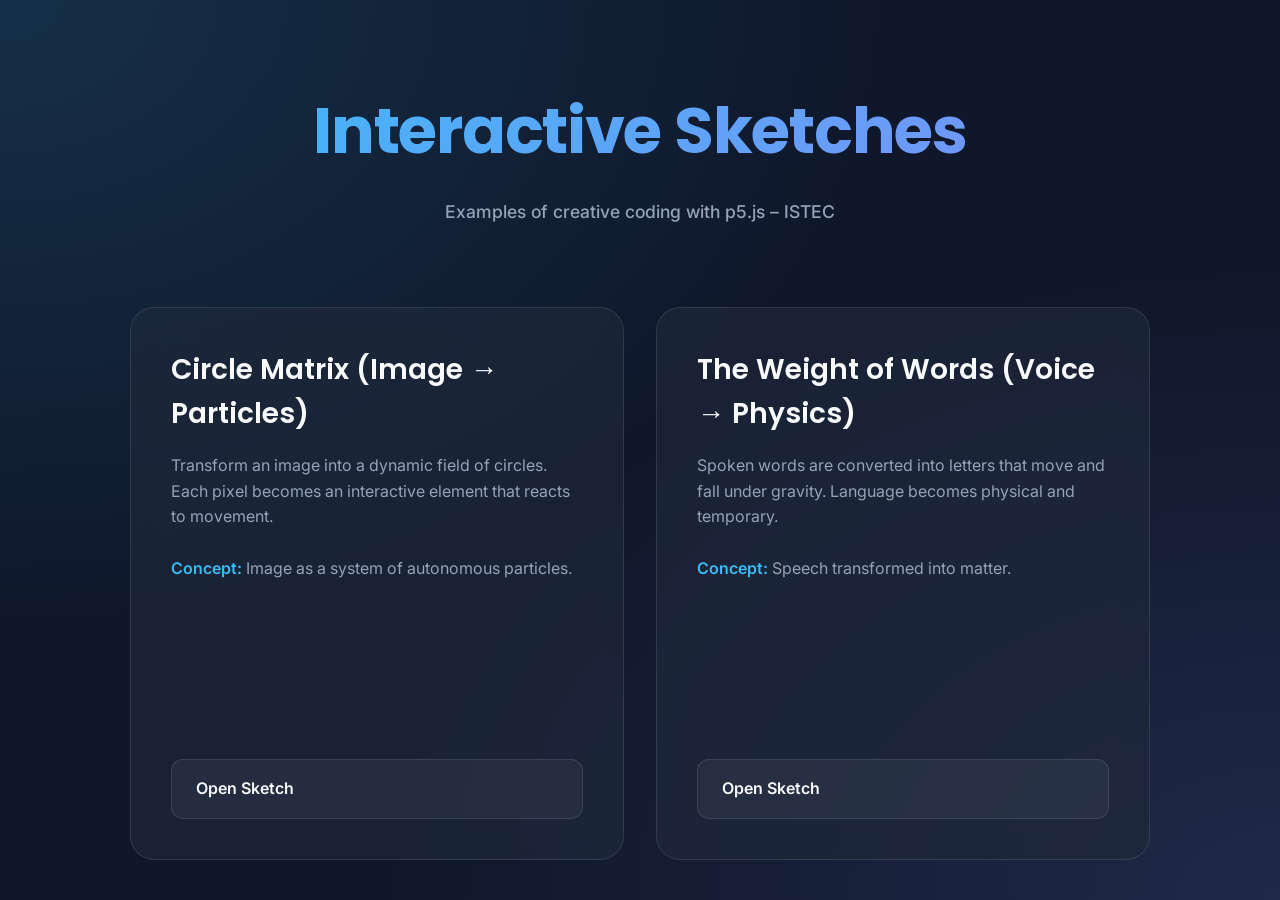
<file: index.html>
<!DOCTYPE html>
<html lang="en">
<head>
    <meta charset="UTF-8">
    <meta name="viewport" content="width=device-width, initial-scale=1.0">
    <title>Interactive Sketches – ISTEC</title>
    <link rel="preconnect" href="https://fonts.googleapis.com">
    <link rel="preconnect" href="https://fonts.gstatic.com" crossorigin>
    <link href="https://fonts.googleapis.com/css2?family=Inter:wght@400;500;600&family=Poppins:wght@600;700&display=swap" rel="stylesheet">
    <link rel="stylesheet" href="style.css">
</head>
<body>

<header>
    <h1>Interactive Sketches</h1>
    <p>Examples of creative coding with p5.js – ISTEC</p>
</header>

<main class="container">

    <a href="proyecto1/proyecto1.html" class="card" id="btn-p1">
        <h2>Circle Matrix (Image → Particles)</h2>
        <p>
            Transform an image into a dynamic field of circles.
            Each pixel becomes an interactive element that reacts to movement.
            <br><br>
            <strong>Concept:</strong> Image as a system of autonomous particles.
        </p>
        <span class="btn">Open Sketch</span>
    </a>

    <a href="proyecto2/proyecto2.html" class="card" id="btn-p2">
        <h2>The Weight of Words (Voice → Physics)</h2>
        <p>
            Spoken words are converted into letters that move and fall under gravity.
            Language becomes physical and temporary.
            <br><br>
            <strong>Concept:</strong> Speech transformed into matter.
        </p>
        <span class="btn">Open Sketch</span>
    </a>

</main>
</body>
</html>
</file>
<file: style.css>
:root {
    --bg-color: #0f172a;
    --card-bg: rgba(30, 41, 59, 0.7);
    --accent-color: #38bdf8;
    --accent-gradient: linear-gradient(135deg, #38bdf8, #818cf8);
    --text-primary: #f8fafc;
    --text-secondary: #94a3b8;
}

* {
    box-sizing: border-box;
    margin: 0;
    padding: 0;
}

body {
    font-family: 'Inter', system-ui, -apple-system, sans-serif;
    background-color: var(--bg-color);
    background-image:
        radial-gradient(at 0% 0%, rgba(56, 189, 248, 0.15) 0px, transparent 50%),
        radial-gradient(at 100% 100%, rgba(129, 140, 248, 0.15) 0px, transparent 50%);
    color: var(--text-primary);
    min-height: 100vh;
    display: flex;
    flex-direction: column;
    line-height: 1.6;
}

/* HEADER */
header {
    text-align: center;
    padding: 80px 20px 40px;
    animation: fadeInDown 0.8s ease-out;
}

header h1 {
    font-family: 'Poppins', sans-serif;
    font-size: clamp(2.5rem, 8vw, 4rem);
    font-weight: 700;
    letter-spacing: -0.02em;
    margin-bottom: 16px;
    background: var(--accent-gradient);
    -webkit-background-clip: text;
    -webkit-text-fill-color: transparent;
}

header p {
    color: var(--text-secondary);
    font-size: 1.1rem;
    font-weight: 500;
    max-width: 600px;
    margin: 0 auto;
}

/* CONTAINER */
.container {
    flex: 1;
    display: grid;
    grid-template-columns: repeat(auto-fit, minmax(320px, 1fr));
    gap: 32px;
    padding: 40px;
    max-width: 1100px;
    width: 100%;
    margin: 0 auto;
}

/* CARD */
.card {
    background: var(--card-bg);
    backdrop-filter: blur(12px);
    -webkit-backdrop-filter: blur(12px);
    border: 1px solid rgba(255, 255, 255, 0.1);
    border-radius: 24px;
    padding: 40px;
    text-align: left;
    cursor: pointer;
    transition: all 0.4s cubic-bezier(0.23, 1, 0.32, 1);
    display: flex;
    flex-direction: column;
    justify-content: space-between;
    position: relative;
    overflow: hidden;
    animation: fadeInUp 0.8s ease-out both;
    text-decoration: none;
    outline: none;
}

.card:focus-visible {
    box-shadow: 0 20px 40px rgba(0, 0, 0, 0.3), 0 0 0 2px var(--accent-color);
}

.card:nth-child(2) {
    animation-delay: 0.2s;
}

.card::before {
    content: '';
    position: absolute;
    top: 0;
    left: 0;
    width: 100%;
    height: 100%;
    background: var(--accent-gradient);
    opacity: 0;
    transition: opacity 0.4s ease;
    z-index: 0;
}

.card:hover,
.card:focus-visible {
    transform: translateY(-8px);
    border-color: rgba(56, 189, 248, 0.4);
    box-shadow: 0 20px 40px rgba(0, 0, 0, 0.3);
}

.card > * {
    position: relative;
    z-index: 1;
}

/* TEXT */
.card h2 {
    font-family: 'Poppins', sans-serif;
    font-size: 1.75rem;
    font-weight: 600;
    margin-bottom: 16px;
    color: var(--text-primary);
}

.card p {
    color: var(--text-secondary);
    font-size: 1rem;
    margin-bottom: 24px;
}

.card strong {
    color: var(--accent-color);
    font-weight: 600;
}

/* BIG BUTTON */
.btn {
    margin-top: auto;
    padding: 16px 24px;
    font-size: 1rem;
    font-weight: 600;
    border: none;
    border-radius: 12px;
    background: rgba(255, 255, 255, 0.05);
    color: var(--text-primary);
    cursor: pointer;
    transition: all 0.3s ease;
    width: 100%;
    border: 1px solid rgba(255, 255, 255, 0.1);
}

.card:hover .btn,
.card:focus-visible .btn {
    background: var(--accent-gradient);
    border-color: transparent;
    box-shadow: 0 8px 16px rgba(56, 189, 248, 0.2);
}

/* ANIMATIONS */
@keyframes fadeInDown {
    from {
        opacity: 0;
        transform: translateY(-20px);
    }
    to {
        opacity: 1;
        transform: translateY(0);
    }
}

@keyframes fadeInUp {
    from {
        opacity: 0;
        transform: translateY(20px);
    }
    to {
        opacity: 1;
        transform: translateY(0);
    }
}

/* MOBILE */
@media (max-width: 640px) {
    .container {
        padding: 20px;
        grid-template-columns: 1fr;
    }

    .card {
        padding: 30px;
    }

    header {
        padding: 60px 20px 20px;
    }
}
</file>
